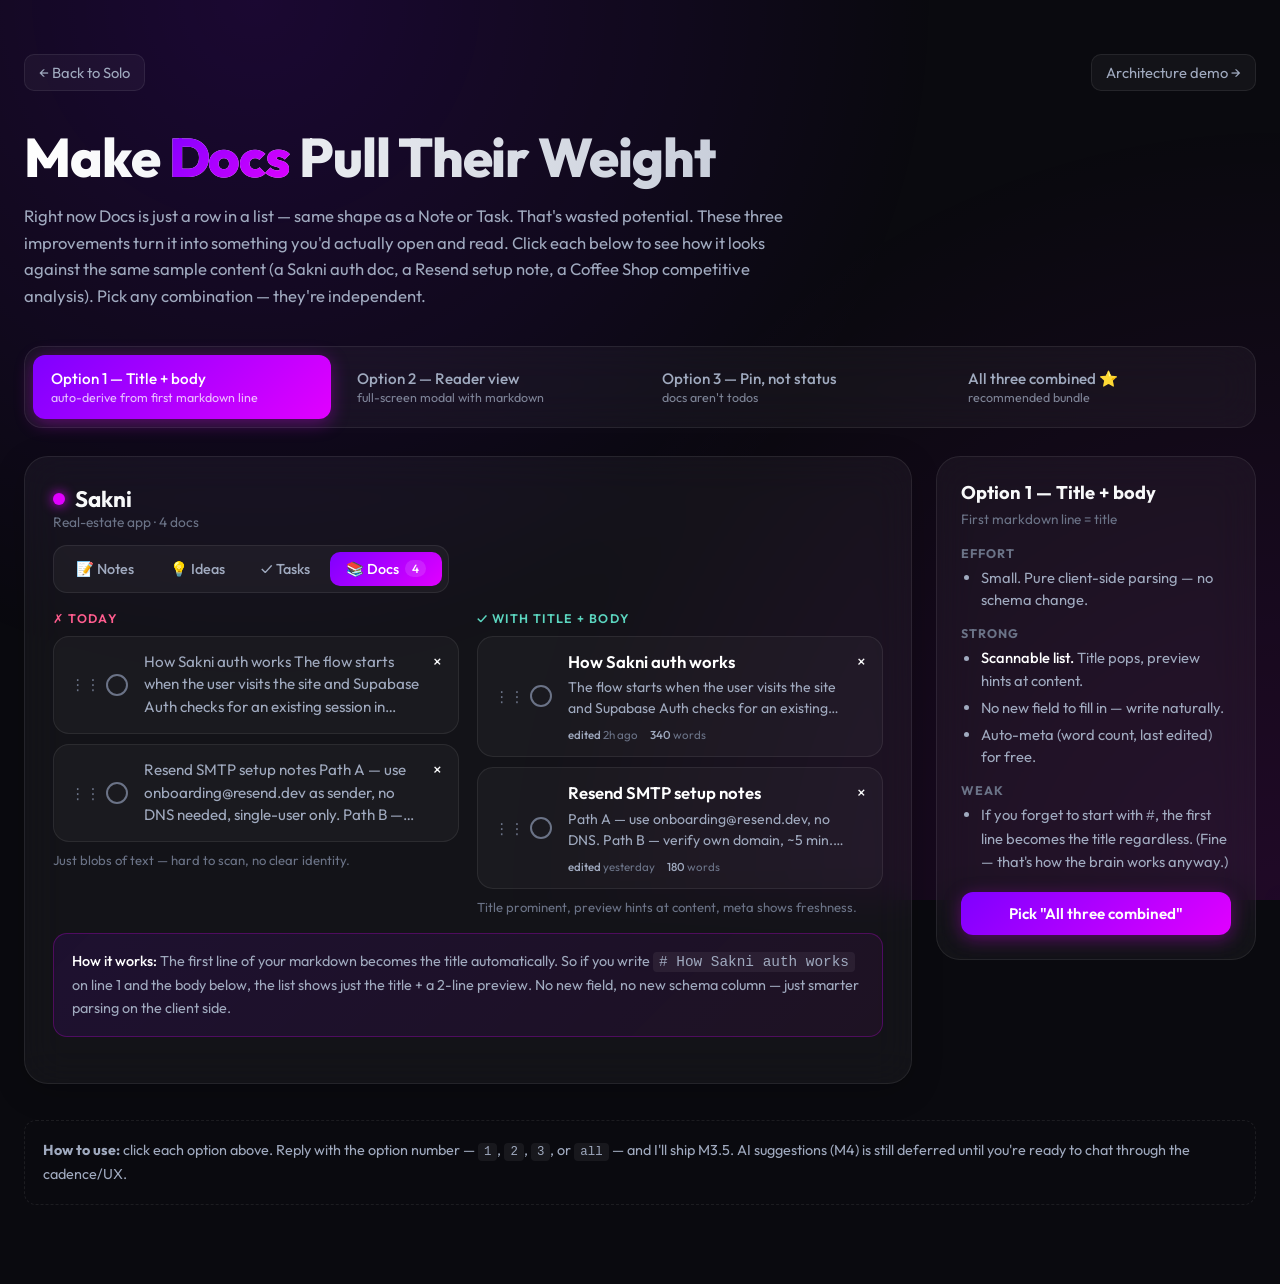
<file: demo-docs.html>
<!DOCTYPE html>
<html lang="en">
<head>
  <meta charset="UTF-8" />
  <meta name="viewport" content="width=device-width, initial-scale=1.0" />
  <title>Solo — Docs Improvements</title>
  <link rel="preconnect" href="https://fonts.googleapis.com" />
  <link rel="preconnect" href="https://fonts.gstatic.com" crossorigin />
  <link href="https://fonts.googleapis.com/css2?family=Outfit:wght@300;400;500;600;800&display=swap" rel="stylesheet" />
  <link rel="icon" href="/icon.svg" type="image/svg+xml" />
  <meta name="theme-color" content="#0a0a0f" />
  <style>
    :root {
      --bg-base: #0a0a0f;
      --text-main: #f8f9fa;
      --text-muted: #a0aabf;
      --text-dim: #6b7387;
      --glass-bg: rgba(255,255,255,0.04);
      --glass-bg-2: rgba(255,255,255,0.06);
      --glass-border: rgba(255,255,255,0.08);
      --pop:  #7f00ff;
      --pop2: #e100ff;
      --pop3: #00d2ff;
      --c-life: #5cd6c0;
      --c-warn: #ff5d8f;
      --c-yellow: #ffd23f;
      --pop-grad: linear-gradient(135deg, var(--pop), var(--pop2));
      --shadow-glow: 0 0 20px rgba(127,0,255,0.3);
    }
    *, *::before, *::after { box-sizing: border-box; }
    [hidden] { display: none !important; }
    body {
      margin: 0; font-family: 'Outfit', system-ui, sans-serif;
      background: var(--bg-base); color: var(--text-main);
      min-height: 100vh; -webkit-font-smoothing: antialiased;
    }
    body::before {
      content: ''; position: fixed; inset: 0;
      background:
        radial-gradient(circle at 20% 0%, rgba(127,0,255,0.15), transparent 50%),
        radial-gradient(circle at 100% 100%, rgba(225,0,255,0.10), transparent 50%);
      z-index: -1; pointer-events: none;
    }

    .page { max-width: 1280px; margin: 0 auto; padding: 6vh 24px 80px; }

    .topbar {
      display: flex; justify-content: space-between; align-items: center;
      margin-bottom: 32px;
    }
    .back {
      color: var(--text-muted); text-decoration: none; font-size: 0.92rem;
      padding: 8px 14px; border-radius: 10px;
      border: 1px solid var(--glass-border); background: var(--glass-bg);
      transition: all 0.2s ease;
    }
    .back:hover { color: #fff; border-color: rgba(225,0,255,0.4); }

    h1 {
      font-size: clamp(2.2rem, 5vw, 3.4rem); font-weight: 800;
      letter-spacing: -0.02em; margin: 0 0 12px;
      background: linear-gradient(to right, #fff, #a0aabf);
      -webkit-background-clip: text; -webkit-text-fill-color: transparent;
    }
    h1 span {
      background: var(--pop-grad);
      -webkit-background-clip: text; -webkit-text-fill-color: transparent;
    }
    .lede {
      color: var(--text-muted); font-size: 1.04rem; max-width: 760px;
      line-height: 1.6; margin: 0 0 36px;
    }

    .switcher {
      display: flex; flex-wrap: wrap; gap: 8px;
      background: var(--glass-bg); border: 1px solid var(--glass-border);
      border-radius: 18px; padding: 8px; margin-bottom: 28px;
      backdrop-filter: blur(20px); -webkit-backdrop-filter: blur(20px);
    }
    .sw {
      flex: 1; min-width: 200px; padding: 14px 18px; border-radius: 12px;
      background: transparent; border: 0; color: var(--text-muted);
      font-family: inherit; font-size: 0.95rem; font-weight: 500;
      cursor: pointer; transition: all 0.25s ease; text-align: left;
    }
    .sw:hover { color: #fff; background: rgba(255,255,255,0.04); }
    .sw.active {
      background: var(--pop-grad); color: #fff;
      box-shadow: 0 4px 18px rgba(225,0,255,0.35);
    }
    .sw small { display: block; font-weight: 400; opacity: 0.75; margin-top: 2px; font-size: 0.78rem; }

    .stage {
      display: grid; grid-template-columns: minmax(0, 1fr) 320px;
      gap: 24px; align-items: start;
    }
    @media (max-width: 980px) { .stage { grid-template-columns: 1fr; } }

    .mockup {
      background: var(--glass-bg); border: 1px solid var(--glass-border);
      border-radius: 24px; padding: 28px;
      backdrop-filter: blur(20px); -webkit-backdrop-filter: blur(20px);
      box-shadow: 0 8px 32px rgba(0,0,0,0.2);
      min-height: 620px;
    }

    .pros {
      background: var(--glass-bg); border: 1px solid var(--glass-border);
      border-radius: 24px; padding: 24px;
      backdrop-filter: blur(20px); -webkit-backdrop-filter: blur(20px);
      position: sticky; top: 24px;
    }
    .pros h3 { margin: 0 0 6px; font-size: 1.15rem; font-weight: 700; }
    .pros .meta { color: var(--text-dim); font-size: 0.85rem; margin: 0 0 18px; }
    .pros h4 { margin: 14px 0 6px; font-size: 0.78rem; text-transform: uppercase; letter-spacing: 1px; color: var(--text-dim); }
    .pros ul { margin: 0; padding-left: 20px; }
    .pros li { color: var(--text-muted); font-size: 0.92rem; line-height: 1.55; margin-bottom: 4px; }
    .pros li strong { color: #fff; font-weight: 500; }
    .pick-grid {
      display: grid; grid-template-columns: 1fr 1fr; gap: 8px; margin-top: 18px;
    }
    .pick-btn {
      grid-column: 1 / -1;
      padding: 12px 16px; border-radius: 12px;
      background: var(--pop-grad); color: #fff;
      font-family: inherit; font-weight: 600; font-size: 0.95rem;
      border: 0; cursor: pointer; text-align: center;
      box-shadow: 0 4px 18px rgba(225,0,255,0.35);
      transition: transform 0.2s ease;
    }
    .pick-btn:hover { transform: translateY(-1px); }
    .pick-btn--all {
      background: linear-gradient(135deg, #5cd6c0, #00d2ff);
      box-shadow: 0 4px 18px rgba(0,210,255,0.35);
    }

    .option { display: none; }
    .option.active { display: block; }

    /* ============ Mockup primitives ============ */

    .panel-head {
      display: flex; align-items: baseline; justify-content: space-between;
      gap: 12px; flex-wrap: wrap;
      margin-bottom: 14px;
    }
    .panel-head h2 { margin: 0; font-size: 1.4rem; font-weight: 700; display: flex; align-items: center; gap: 10px; }
    .panel-dot { width: 12px; height: 12px; border-radius: 50%; background: var(--pop2); box-shadow: 0 0 12px var(--pop2); }
    .panel-meta { color: var(--text-dim); font-size: 0.86rem; margin: 0; }

    .tabs {
      display: flex; gap: 4px;
      padding: 6px; border-radius: 14px;
      background: rgba(255,255,255,0.04); border: 1px solid var(--glass-border);
      margin-bottom: 18px; width: fit-content;
    }
    .tab {
      padding: 8px 16px; border-radius: 10px; cursor: pointer;
      font-size: 0.9rem; font-weight: 500; color: var(--text-muted);
      transition: all 0.2s ease; user-select: none;
      display: flex; align-items: center; gap: 6px;
    }
    .tab.active { background: var(--pop-grad); color: #fff; }
    .tab-count {
      font-size: 0.74rem; padding: 1px 7px; border-radius: 10px;
      background: rgba(255,255,255,0.12);
    }

    /* ===== Option 1 — title + body ===== */

    .doc-row {
      display: grid; grid-template-columns: 24px 26px minmax(0, 1fr) auto;
      gap: 12px; align-items: start;
      padding: 14px 16px;
      background: rgba(255,255,255,0.03); border: 1px solid var(--glass-border);
      border-radius: 16px; margin-bottom: 10px;
      transition: all 0.25s ease;
    }
    .doc-row:hover { background: rgba(255,255,255,0.06); border-color: rgba(255,255,255,0.13); }
    .doc-row__handle, .doc-row__check {
      width: 24px; height: 24px; align-self: center;
      color: var(--text-dim); display: grid; place-items: center; font-size: 0.95rem;
    }
    .doc-row__check {
      width: 22px; height: 22px; border-radius: 50%;
      border: 2px solid var(--text-dim); background: transparent;
    }

    /* old-style: single text blob */
    .doc-row--old .doc-row__body {
      font-size: 0.95rem; line-height: 1.5; color: var(--text-muted);
      display: -webkit-box; -webkit-line-clamp: 3; -webkit-box-orient: vertical;
      overflow: hidden;
    }

    /* new-style: title + preview */
    .doc-row__title {
      font-size: 1.05rem; font-weight: 600; color: #fff; margin: 0 0 4px;
      line-height: 1.35;
    }
    .doc-row__preview {
      font-size: 0.88rem; color: var(--text-muted); line-height: 1.5;
      display: -webkit-box; -webkit-line-clamp: 2; -webkit-box-orient: vertical;
      overflow: hidden; margin: 0;
    }
    .doc-row__meta {
      margin-top: 8px;
      font-size: 0.72rem; color: var(--text-dim);
      display: flex; gap: 12px; flex-wrap: wrap;
    }
    .doc-row__meta strong { color: var(--text-muted); font-weight: 500; }

    .compare {
      display: grid; grid-template-columns: 1fr 1fr; gap: 18px;
    }
    @media (max-width: 760px) { .compare { grid-template-columns: 1fr; } }
    .compare__col h3 {
      font-size: 0.78rem; font-weight: 600; letter-spacing: 1.4px;
      text-transform: uppercase; color: var(--text-dim); margin: 0 0 10px;
    }
    .compare__col--bad h3 { color: var(--c-warn); }
    .compare__col--good h3 { color: var(--c-life); }

    /* ===== Option 2 — Reader view ===== */

    .reader-stage {
      position: relative;
      min-height: 560px;
      border-radius: 18px;
      overflow: hidden;
      background: rgba(0,0,0,0.25);
      border: 1px solid var(--glass-border);
      padding: 16px;
    }
    .reader-stage__back {
      filter: blur(4px) brightness(0.6);
      pointer-events: none;
      opacity: 0.6;
    }
    .reader-modal {
      position: absolute; inset: 24px; z-index: 2;
      background: rgba(15,15,22,0.96); border: 1px solid var(--glass-border);
      border-radius: 18px; padding: 24px 28px;
      box-shadow: 0 30px 80px rgba(0,0,0,0.55);
      display: flex; flex-direction: column;
      overflow: hidden;
    }
    .reader__head {
      display: flex; align-items: flex-start; justify-content: space-between;
      gap: 14px; padding-bottom: 14px;
      border-bottom: 1px solid var(--glass-border); margin-bottom: 14px;
    }
    .reader__title { margin: 0 0 4px; font-size: 1.5rem; font-weight: 700; line-height: 1.2; }
    .reader__sub {
      margin: 0; font-size: 0.78rem; color: var(--text-dim);
      display: flex; gap: 14px; flex-wrap: wrap;
    }
    .reader__actions { display: flex; gap: 8px; }
    .btn-sm {
      padding: 7px 13px; border-radius: 9px; font-size: 0.85rem; font-weight: 500;
      background: var(--glass-bg); border: 1px solid var(--glass-border);
      color: var(--text-muted); cursor: pointer; transition: all 0.2s ease;
    }
    .btn-sm:hover { color: #fff; border-color: rgba(225,0,255,0.4); }
    .btn-sm--primary {
      background: var(--pop-grad); color: #fff; border-color: transparent;
      box-shadow: 0 4px 14px rgba(225,0,255,0.3);
    }
    .reader__body {
      flex: 1; overflow: auto;
      font-size: 0.98rem; line-height: 1.7; color: var(--text-main);
    }
    .reader__body h1 { font-size: 1.4rem; margin: 1.2em 0 0.4em; font-weight: 700; }
    .reader__body h2 { font-size: 1.2rem; margin: 1em 0 0.4em; font-weight: 700; }
    .reader__body h3 { font-size: 1.05rem; margin: 0.9em 0 0.4em; font-weight: 700; }
    .reader__body p  { margin: 0.6em 0; }
    .reader__body ul, .reader__body ol { padding-left: 1.6em; margin: 0.6em 0; }
    .reader__body li { margin: 0.25em 0; }
    .reader__body code {
      font-family: ui-monospace, SFMono-Regular, Menlo, monospace;
      font-size: 0.86em; padding: 1px 6px; border-radius: 4px;
      background: rgba(255,255,255,0.07);
    }
    .reader__body pre {
      background: rgba(255,255,255,0.05); padding: 12px 14px; border-radius: 10px;
      overflow-x: auto; font-size: 0.86em; margin: 0.7em 0;
    }
    .reader__body blockquote {
      border-left: 3px solid var(--pop2); padding-left: 14px; margin: 0.7em 0;
      color: var(--text-muted);
    }
    .reader__body a { color: var(--pop3); text-decoration: underline; }

    /* ===== Option 3 — Pin instead of status ===== */

    .doc-row--pinned {
      border-color: rgba(255,210,63,0.35);
      background: linear-gradient(135deg, rgba(255,210,63,0.08), rgba(255,255,255,0.02));
    }
    .pin-icon {
      width: 22px; height: 22px; border-radius: 6px;
      display: grid; place-items: center; font-size: 0.95rem;
      color: var(--text-dim);
      transition: all 0.2s ease;
    }
    .pin-icon--active { color: var(--c-yellow); }
    .pin-icon:hover { color: #fff; }

    .section-label {
      font-size: 0.74rem; font-weight: 600; letter-spacing: 1.4px;
      text-transform: uppercase; color: var(--text-dim);
      margin: 16px 0 8px;
    }
    .section-label--first { margin-top: 0; }

    /* ===== Combo preview helper ===== */
    .combo-flow {
      background: linear-gradient(135deg, rgba(127,0,255,0.1), rgba(225,0,255,0.05));
      border: 1px solid rgba(225,0,255,0.25);
      border-radius: 14px;
      padding: 16px 18px;
      margin-bottom: 18px;
      font-size: 0.9rem; line-height: 1.6;
      color: var(--text-muted);
    }
    .combo-flow strong { color: #fff; font-weight: 500; }

    .note {
      margin-top: 36px; padding: 18px;
      border: 1px dashed var(--glass-border); border-radius: 12px;
      color: var(--text-muted); font-size: 0.9rem; line-height: 1.6;
    }
    .note code {
      background: rgba(255,255,255,0.06); padding: 2px 6px; border-radius: 4px;
      font-size: 0.86em;
    }
  </style>
</head>
<body>
  <main class="page">
    <div class="topbar">
      <a class="back" href="/">← Back to Solo</a>
      <a class="back" href="/demo.html">Architecture demo →</a>
    </div>

    <h1>Make <span>Docs</span> Pull Their Weight</h1>
    <p class="lede">
      Right now Docs is just a row in a list — same shape as a Note or Task. That's wasted potential. These three improvements turn it into something you'd actually open and read. Click each below to see how it looks against the same sample content (a Sakni auth doc, a Resend setup note, a Coffee Shop competitive analysis). Pick any combination — they're independent.
    </p>

    <nav class="switcher">
      <button class="sw active" data-option="1">
        Option 1 — Title + body
        <small>auto-derive from first markdown line</small>
      </button>
      <button class="sw" data-option="2">
        Option 2 — Reader view
        <small>full-screen modal with markdown</small>
      </button>
      <button class="sw" data-option="3">
        Option 3 — Pin, not status
        <small>docs aren't todos</small>
      </button>
      <button class="sw" data-option="all">
        All three combined ⭐
        <small>recommended bundle</small>
      </button>
    </nav>

    <div class="stage">
      <div class="mockup">

        <!-- ===================== Option 1 ===================== -->
        <div class="option active" data-option="1">
          <div class="panel-head">
            <div>
              <h2><span class="panel-dot"></span>Sakni</h2>
              <p class="panel-meta">Real-estate app · 4 docs</p>
            </div>
          </div>
          <div class="tabs">
            <span class="tab">📝 Notes</span>
            <span class="tab">💡 Ideas</span>
            <span class="tab">✓ Tasks</span>
            <span class="tab active">📚 Docs <span class="tab-count">4</span></span>
          </div>

          <div class="compare">
            <div class="compare__col compare__col--bad">
              <h3>✗ Today</h3>
              <div class="doc-row doc-row--old">
                <div class="doc-row__handle">⋮⋮</div>
                <div class="doc-row__check"></div>
                <div class="doc-row__body">How Sakni auth works The flow starts when the user visits the site and Supabase Auth checks for an existing session in localStorage. If absent, we render the magic-link form. After submit, Supabase calls signInWithOtp with…</div>
                <div>×</div>
              </div>
              <div class="doc-row doc-row--old">
                <div class="doc-row__handle">⋮⋮</div>
                <div class="doc-row__check"></div>
                <div class="doc-row__body">Resend SMTP setup notes Path A — use onboarding@resend.dev as sender, no DNS needed, single-user only. Path B — verify own domain, takes ~5 min. SMTP host smtp.resend.com port 465…</div>
                <div>×</div>
              </div>
              <p style="color:var(--text-dim);font-size:0.82rem;margin:8px 0 0">Just blobs of text — hard to scan, no clear identity.</p>
            </div>

            <div class="compare__col compare__col--good">
              <h3>✓ With title + body</h3>
              <div class="doc-row">
                <div class="doc-row__handle">⋮⋮</div>
                <div class="doc-row__check"></div>
                <div>
                  <h4 class="doc-row__title">How Sakni auth works</h4>
                  <p class="doc-row__preview">The flow starts when the user visits the site and Supabase Auth checks for an existing session in localStorage. If absent, we render the magic-link form…</p>
                  <div class="doc-row__meta">
                    <span><strong>edited</strong> 2h ago</span>
                    <span><strong>340</strong> words</span>
                  </div>
                </div>
                <div>×</div>
              </div>
              <div class="doc-row">
                <div class="doc-row__handle">⋮⋮</div>
                <div class="doc-row__check"></div>
                <div>
                  <h4 class="doc-row__title">Resend SMTP setup notes</h4>
                  <p class="doc-row__preview">Path A — use onboarding@resend.dev, no DNS. Path B — verify own domain, ~5 min. SMTP host smtp.resend.com, port 465, username "resend"…</p>
                  <div class="doc-row__meta">
                    <span><strong>edited</strong> yesterday</span>
                    <span><strong>180</strong> words</span>
                  </div>
                </div>
                <div>×</div>
              </div>
              <p style="color:var(--text-dim);font-size:0.82rem;margin:8px 0 0">Title prominent, preview hints at content, meta shows freshness.</p>
            </div>
          </div>

          <div class="combo-flow" style="margin-top:18px">
            <strong>How it works:</strong> The first line of your markdown becomes the title automatically. So if you write <code style="background:rgba(255,255,255,0.06);padding:2px 6px;border-radius:4px"># How Sakni auth works</code> on line 1 and the body below, the list shows just the title + a 2-line preview. No new field, no new schema column — just smarter parsing on the client side.
          </div>
        </div>

        <!-- ===================== Option 2 ===================== -->
        <div class="option" data-option="2">
          <div class="panel-head">
            <div>
              <h2><span class="panel-dot"></span>Sakni</h2>
              <p class="panel-meta">Click any doc → opens reader view (shown right)</p>
            </div>
          </div>

          <div class="reader-stage">
            <div class="reader-stage__back">
              <div class="tabs"><span class="tab active">📚 Docs</span></div>
              <div class="doc-row"><div class="doc-row__handle">⋮⋮</div><div class="doc-row__check"></div><div><h4 class="doc-row__title">How Sakni auth works</h4></div><div>×</div></div>
              <div class="doc-row"><div class="doc-row__handle">⋮⋮</div><div class="doc-row__check"></div><div><h4 class="doc-row__title">Resend SMTP setup notes</h4></div><div>×</div></div>
              <div class="doc-row"><div class="doc-row__handle">⋮⋮</div><div class="doc-row__check"></div><div><h4 class="doc-row__title">Competitive analysis — coffee shop apps</h4></div><div>×</div></div>
            </div>

            <div class="reader-modal">
              <div class="reader__head">
                <div>
                  <h3 class="reader__title">How Sakni auth works</h3>
                  <p class="reader__sub">
                    <span>edited 2h ago</span><span>340 words</span><span>~2 min read</span>
                  </p>
                </div>
                <div class="reader__actions">
                  <button class="btn-sm">Edit</button>
                  <button class="btn-sm">Archive</button>
                  <button class="btn-sm">×</button>
                </div>
              </div>
              <div class="reader__body">
                <p>The flow starts when the user visits the deployed site. Supabase Auth checks for an existing session token in <code>localStorage</code>.</p>
                <h2>Sign-in path</h2>
                <ol>
                  <li>If no session: render the magic-link form on the auth screen.</li>
                  <li>User types email, clicks <em>Send link</em>.</li>
                  <li>We call <code>supabase.auth.signInWithOtp({ email, options: { emailRedirectTo } })</code>.</li>
                  <li>Email arrives via Resend SMTP (config in Supabase).</li>
                  <li>User clicks the link → returns to <code>solo-ideas.vercel.app/?code=...</code>.</li>
                </ol>
                <h2>Token exchange</h2>
                <p>The Supabase JS client auto-detects the <code>?code</code> param via <code>detectSessionInUrl: true</code> and exchanges it for an access + refresh token pair. Both are stored in localStorage.</p>
                <blockquote>Refresh tokens rotate. Access tokens last ~1 hour. The SDK refreshes silently in the background.</blockquote>
                <h2>RLS</h2>
                <p>All queries are filtered by <code>auth.uid() = user_id</code> via Row Level Security policies. The anon key in <code>config.js</code> is public-safe — RLS is what actually protects the data.</p>
              </div>
            </div>
          </div>

          <div class="combo-flow" style="margin-top:18px">
            <strong>What you get:</strong> Click a doc → opens this big reader pane. Markdown rendered properly (headings, code blocks, lists, blockquotes). <strong>Edit</strong> swaps to a textarea, <strong>Archive</strong> moves it, <strong>×</strong> closes. Word count, read time, and "edited Xh ago" up top.
          </div>
        </div>

        <!-- ===================== Option 3 ===================== -->
        <div class="option" data-option="3">
          <div class="panel-head">
            <div>
              <h2><span class="panel-dot"></span>Sakni</h2>
              <p class="panel-meta">Pinned + recent — no checkbox cycle</p>
            </div>
          </div>
          <div class="tabs">
            <span class="tab">📝 Notes</span>
            <span class="tab">💡 Ideas</span>
            <span class="tab">✓ Tasks</span>
            <span class="tab active">📚 Docs <span class="tab-count">5</span></span>
          </div>

          <div class="section-label section-label--first">📌 Pinned</div>
          <div class="doc-row doc-row--pinned">
            <div class="doc-row__handle">⋮⋮</div>
            <div class="pin-icon pin-icon--active">📌</div>
            <div>
              <h4 class="doc-row__title">How Sakni auth works</h4>
              <p class="doc-row__preview">Magic-link via Supabase + Resend SMTP. Token exchange in URL. RLS protects data.</p>
            </div>
            <div>×</div>
          </div>
          <div class="doc-row doc-row--pinned">
            <div class="doc-row__handle">⋮⋮</div>
            <div class="pin-icon pin-icon--active">📌</div>
            <div>
              <h4 class="doc-row__title">Resend SMTP setup notes</h4>
              <p class="doc-row__preview">Path A vs B, host/port/username, where to paste API key in Supabase.</p>
            </div>
            <div>×</div>
          </div>

          <div class="section-label">All docs</div>
          <div class="doc-row">
            <div class="doc-row__handle">⋮⋮</div>
            <div class="pin-icon">📌</div>
            <div>
              <h4 class="doc-row__title">Competitive analysis — coffee shop apps</h4>
              <p class="doc-row__preview">Yelp, Google Maps, Resy — strengths, gaps, what a study-cafe-focused app could win on.</p>
            </div>
            <div>×</div>
          </div>
          <div class="doc-row">
            <div class="doc-row__handle">⋮⋮</div>
            <div class="pin-icon">📌</div>
            <div>
              <h4 class="doc-row__title">Sakni schema decisions log</h4>
              <p class="doc-row__preview">Why we chose UUIDs over bigint, why position is float, why RLS instead of policies-in-code.</p>
            </div>
            <div>×</div>
          </div>

          <div class="combo-flow" style="margin-top:18px">
            <strong>The change:</strong> Notes/Ideas/Tasks still cycle <em>open → today → archived</em>. But Docs swap that circle for a 📌 pin (yellow when pinned, gray when not). Pinned docs sort to the top in their own section. Archive is still available — moved to the row's hover menu instead of the click target.
          </div>
        </div>

        <!-- ===================== All combined ===================== -->
        <div class="option" data-option="all">
          <div class="panel-head">
            <div>
              <h2><span class="panel-dot"></span>Sakni</h2>
              <p class="panel-meta">Title + body · pinned · click to open reader</p>
            </div>
          </div>
          <div class="tabs">
            <span class="tab">📝 Notes</span>
            <span class="tab">💡 Ideas</span>
            <span class="tab">✓ Tasks</span>
            <span class="tab active">📚 Docs <span class="tab-count">4</span></span>
          </div>

          <div class="section-label section-label--first">📌 Pinned</div>
          <div class="doc-row doc-row--pinned">
            <div class="doc-row__handle">⋮⋮</div>
            <div class="pin-icon pin-icon--active">📌</div>
            <div>
              <h4 class="doc-row__title">How Sakni auth works</h4>
              <p class="doc-row__preview">The flow starts when the user visits the deployed site. Supabase Auth checks for an existing session token in localStorage. If absent…</p>
              <div class="doc-row__meta">
                <span><strong>edited</strong> 2h ago</span>
                <span><strong>340</strong> words</span>
                <span><strong>~2</strong> min read</span>
              </div>
            </div>
            <div>×</div>
          </div>
          <div class="doc-row doc-row--pinned">
            <div class="doc-row__handle">⋮⋮</div>
            <div class="pin-icon pin-icon--active">📌</div>
            <div>
              <h4 class="doc-row__title">Resend SMTP setup notes</h4>
              <p class="doc-row__preview">Path A — use onboarding@resend.dev, no DNS. Path B — verify own domain, ~5 min. SMTP host smtp.resend.com, port 465…</p>
              <div class="doc-row__meta">
                <span><strong>edited</strong> yesterday</span>
                <span><strong>180</strong> words</span>
              </div>
            </div>
            <div>×</div>
          </div>

          <div class="section-label">All docs</div>
          <div class="doc-row">
            <div class="doc-row__handle">⋮⋮</div>
            <div class="pin-icon">📌</div>
            <div>
              <h4 class="doc-row__title">Competitive analysis — coffee shop apps</h4>
              <p class="doc-row__preview">Yelp, Google Maps, Resy — strengths, gaps, what a study-cafe-focused app could win on (WiFi quality, outlet density, quietness scores)…</p>
              <div class="doc-row__meta">
                <span><strong>edited</strong> 5d ago</span>
                <span><strong>820</strong> words</span>
                <span><strong>~4</strong> min read</span>
              </div>
            </div>
            <div>×</div>
          </div>
          <div class="doc-row">
            <div class="doc-row__handle">⋮⋮</div>
            <div class="pin-icon">📌</div>
            <div>
              <h4 class="doc-row__title">Sakni schema decisions log</h4>
              <p class="doc-row__preview">Why we chose UUIDs over bigint, why position is float, why RLS instead of policies-in-code, why text limit is 5000 chars now…</p>
              <div class="doc-row__meta">
                <span><strong>edited</strong> 2 weeks ago</span>
                <span><strong>620</strong> words</span>
              </div>
            </div>
            <div>×</div>
          </div>

          <div class="combo-flow" style="margin-top:18px">
            <strong>The full picture:</strong> Title + body separation gives the list its scannable shape. Pin replaces the irrelevant status circle. Click any row → reader view opens with full markdown rendering, edit toggle, and meta (edited / words / read time). All three pieces compound — none of them does much alone, but together they make Docs feel like a real notes app.
          </div>
        </div>

      </div>

      <!-- ===================== Pros/Cons aside ===================== -->
      <aside class="pros">
        <div class="opt-info" data-option="1">
          <h3>Option 1 — Title + body</h3>
          <p class="meta">First markdown line = title</p>
          <h4>Effort</h4>
          <ul><li>Small. Pure client-side parsing — no schema change.</li></ul>
          <h4>Strong</h4>
          <ul>
            <li><strong>Scannable list.</strong> Title pops, preview hints at content.</li>
            <li>No new field to fill in — write naturally.</li>
            <li>Auto-meta (word count, last edited) for free.</li>
          </ul>
          <h4>Weak</h4>
          <ul>
            <li>If you forget to start with <code>#</code>, the first line becomes the title regardless. (Fine — that's how the brain works anyway.)</li>
          </ul>
        </div>

        <div class="opt-info" data-option="2" style="display:none">
          <h3>Option 2 — Reader view</h3>
          <p class="meta">Click row → full-screen modal</p>
          <h4>Effort</h4>
          <ul><li>Medium. New modal component + edit toggle + word-count helper.</li></ul>
          <h4>Strong</h4>
          <ul>
            <li>Long docs are <strong>actually readable</strong> — proper line height, headings, code blocks.</li>
            <li>Clear edit ↔ read distinction.</li>
            <li>Meta strip (edited, words, read time) signals freshness + scope.</li>
          </ul>
          <h4>Weak</h4>
          <ul>
            <li>One extra click to read (vs inline).</li>
            <li>Bigger UI surface to maintain.</li>
          </ul>
        </div>

        <div class="opt-info" data-option="3" style="display:none">
          <h3>Option 3 — Pin instead of status</h3>
          <p class="meta">Docs aren't todos</p>
          <h4>Effort</h4>
          <ul><li>Small. Add <code>pinned</code> boolean to items, swap UI for kind=doc.</li></ul>
          <h4>Strong</h4>
          <ul>
            <li>Matches how docs actually behave — they're <strong>reference</strong>, not work.</li>
            <li>Most-used docs surface to the top automatically.</li>
            <li>Status cycle stays for Notes/Ideas/Tasks where it makes sense.</li>
          </ul>
          <h4>Weak</h4>
          <ul>
            <li>Schema change (small, additive — same migration pattern as before).</li>
            <li>Slightly different mental model per tab — but that's the point.</li>
          </ul>
        </div>

        <div class="opt-info" data-option="all" style="display:none">
          <h3>All three combined ⭐</h3>
          <p class="meta">Strongly recommended</p>
          <h4>Why bundle</h4>
          <ul>
            <li>Each one alone is <em>okay</em>. Together they transform Docs.</li>
            <li>Title-only list (#1) is what makes the reader view (#2) worth opening.</li>
            <li>Pin (#3) replaces a status that's meaningless for reference material.</li>
          </ul>
          <h4>Effort</h4>
          <ul><li>One milestone — call it M3.5. Single migration + one focused PR.</li></ul>
          <h4>Out of scope here (next round)</h4>
          <ul>
            <li>Code-block syntax highlighting.</li>
            <li><code>[[Sakni]]</code> wiki-style cross-project links.</li>
            <li>Card grid view (vs row list) for Docs.</li>
          </ul>
        </div>

        <div class="pick-grid">
          <button class="pick-btn" id="pick">Pick "All three combined"</button>
        </div>
      </aside>
    </div>

    <div class="note">
      <strong>How to use:</strong> click each option above. Reply with the option number — <code>1</code>, <code>2</code>, <code>3</code>, or <code>all</code> — and I'll ship M3.5. AI suggestions (M4) is still deferred until you're ready to chat through the cadence/UX.
    </div>
  </main>

  <script>
    const switches = document.querySelectorAll('.sw');
    const options  = document.querySelectorAll('.option');
    const infos    = document.querySelectorAll('.opt-info');
    const pickBtn  = document.getElementById('pick');
    const labels = {
      '1':   'Pick Option 1 — Title + body',
      '2':   'Pick Option 2 — Reader view',
      '3':   'Pick Option 3 — Pin, not status',
      'all': 'Pick "All three combined" ⭐',
    };
    function show(n) {
      switches.forEach(s => s.classList.toggle('active', s.dataset.option === n));
      options.forEach(o => o.classList.toggle('active', o.dataset.option === n));
      infos.forEach(i => i.style.display = i.dataset.option === n ? '' : 'none');
      pickBtn.textContent = labels[n];
    }
    switches.forEach(s => s.addEventListener('click', () => show(s.dataset.option)));
    pickBtn.addEventListener('click', () => {
      const active = document.querySelector('.sw.active');
      const n = active.dataset.option;
      alert(`You picked: ${labels[n]}\n\nReply in chat with "${n === 'all' ? 'all three' : 'option ' + n}" and I'll ship it.`);
    });
  </script>
</body>
</html>
</file>
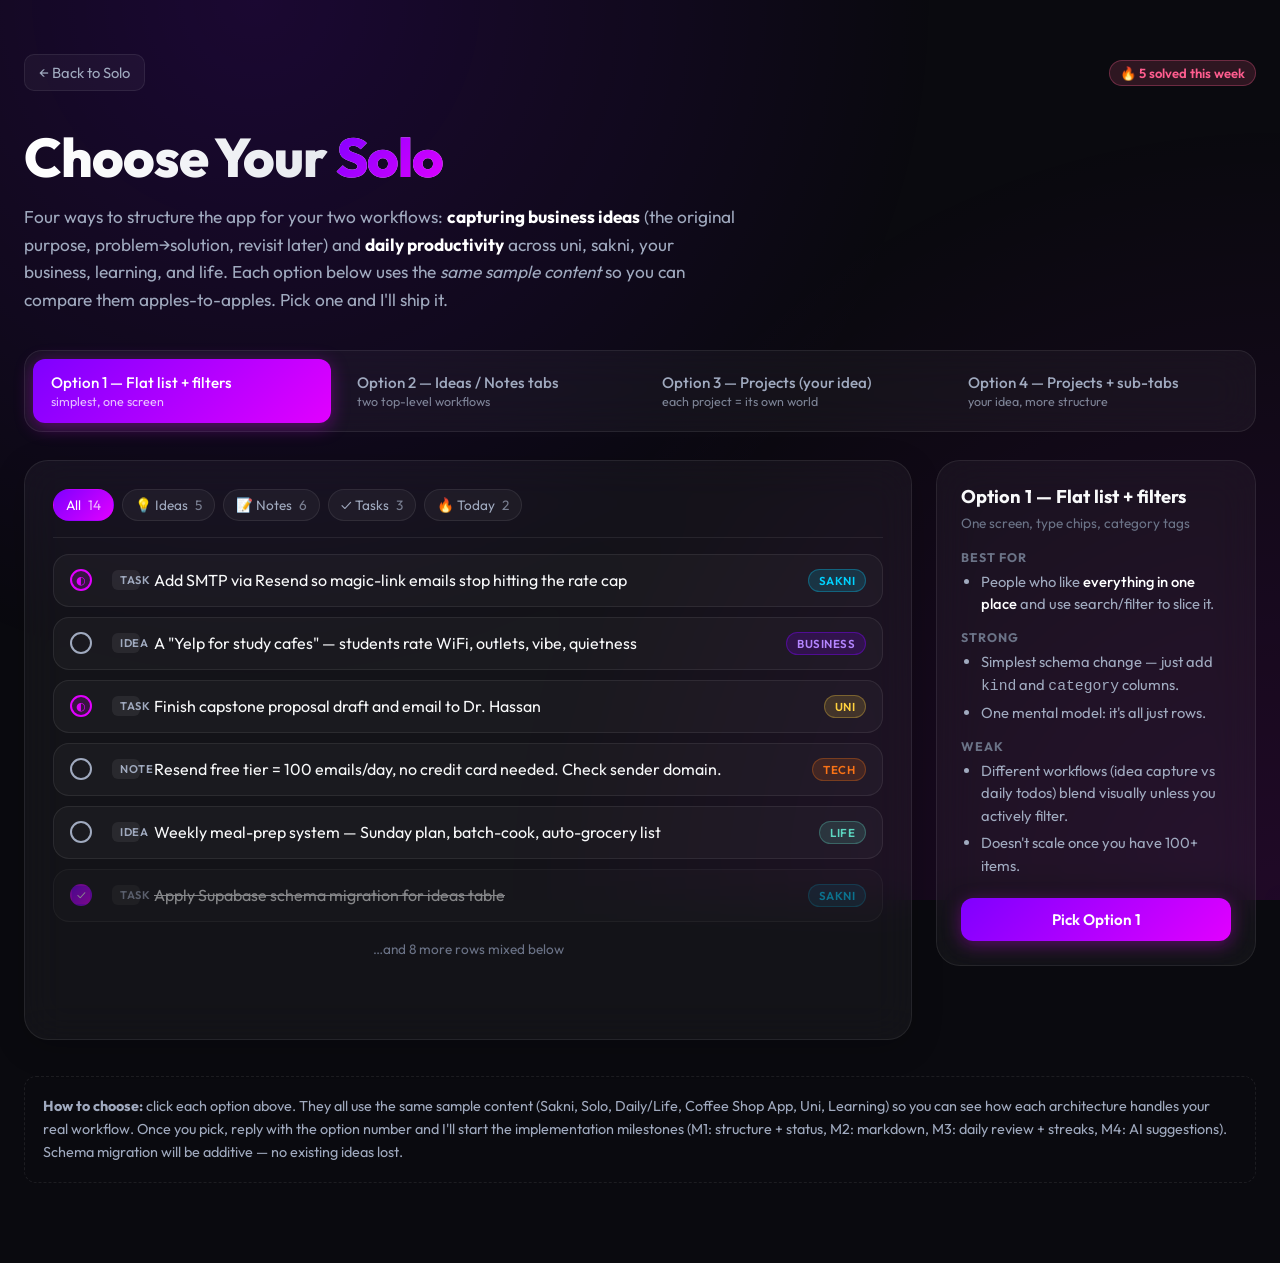
<file: demo.html>
<!DOCTYPE html>
<html lang="en">
<head>
  <meta charset="UTF-8" />
  <meta name="viewport" content="width=device-width, initial-scale=1.0" />
  <title>Solo — Architecture Options</title>
  <link rel="preconnect" href="https://fonts.googleapis.com" />
  <link rel="preconnect" href="https://fonts.gstatic.com" crossorigin />
  <link href="https://fonts.googleapis.com/css2?family=Outfit:wght@300;400;500;600;800&display=swap" rel="stylesheet" />
  <link rel="icon" href="/icon.svg" type="image/svg+xml" />
  <meta name="theme-color" content="#0a0a0f" />
  <style>
    :root {
      --bg-base: #0a0a0f;
      --text-main: #f8f9fa;
      --text-muted: #a0aabf;
      --text-dim: #6b7387;
      --glass-bg: rgba(255,255,255,0.04);
      --glass-border: rgba(255,255,255,0.08);
      --pop: #7f00ff;
      --pop2: #e100ff;
      --pop3: #00d2ff;
      --pop-grad: linear-gradient(135deg, var(--pop), var(--pop2));
      --shadow-glow: 0 0 20px rgba(127,0,255,0.3);
      --c-uni:    #ffd23f;
      --c-sakni:  #00d2ff;
      --c-biz:    #7f00ff;
      --c-life:   #5cd6c0;
      --c-learn:  #ff5d8f;
      --c-tech:   #f97316;
    }
    *, *::before, *::after { box-sizing: border-box; }
    body {
      margin: 0;
      font-family: 'Outfit', system-ui, sans-serif;
      background: var(--bg-base);
      color: var(--text-main);
      min-height: 100vh;
      -webkit-font-smoothing: antialiased;
    }
    body::before {
      content: '';
      position: fixed; inset: 0;
      background:
        radial-gradient(circle at 20% 0%, rgba(127,0,255,0.15), transparent 50%),
        radial-gradient(circle at 100% 100%, rgba(225,0,255,0.10), transparent 50%);
      z-index: -1;
      pointer-events: none;
    }

    .page {
      max-width: 1280px;
      margin: 0 auto;
      padding: 6vh 24px 80px;
    }

    .topbar {
      display: flex; justify-content: space-between; align-items: center;
      margin-bottom: 32px;
    }
    .back {
      color: var(--text-muted); text-decoration: none;
      font-size: 0.92rem; padding: 8px 14px; border-radius: 10px;
      border: 1px solid var(--glass-border); background: var(--glass-bg);
      transition: all 0.2s ease;
    }
    .back:hover { color: #fff; border-color: rgba(225,0,255,0.4); }

    h1 {
      font-size: clamp(2.2rem, 5vw, 3.4rem); font-weight: 800;
      letter-spacing: -0.02em; margin: 0 0 12px;
      background: linear-gradient(to right, #fff, #a0aabf);
      -webkit-background-clip: text;
      -webkit-text-fill-color: transparent;
    }
    h1 span {
      background: var(--pop-grad);
      -webkit-background-clip: text;
      -webkit-text-fill-color: transparent;
    }
    .lede {
      color: var(--text-muted); font-size: 1.08rem; max-width: 720px;
      line-height: 1.6; margin: 0 0 36px;
    }

    /* Switcher */
    .switcher {
      display: flex; flex-wrap: wrap; gap: 8px;
      background: var(--glass-bg); border: 1px solid var(--glass-border);
      border-radius: 18px; padding: 8px; margin-bottom: 28px;
      backdrop-filter: blur(20px); -webkit-backdrop-filter: blur(20px);
    }
    .sw {
      flex: 1; min-width: 180px;
      padding: 14px 18px; border-radius: 12px;
      background: transparent; border: 0; color: var(--text-muted);
      font-family: inherit; font-size: 0.95rem; font-weight: 500;
      cursor: pointer; transition: all 0.25s ease;
      text-align: left;
    }
    .sw:hover { color: #fff; background: rgba(255,255,255,0.04); }
    .sw.active {
      background: var(--pop-grad); color: #fff;
      box-shadow: 0 4px 18px rgba(225,0,255,0.35);
    }
    .sw small { display: block; font-weight: 400; opacity: 0.75; margin-top: 2px; font-size: 0.78rem; }

    /* Two-column layout */
    .stage {
      display: grid; grid-template-columns: minmax(0, 1fr) 320px;
      gap: 24px; align-items: start;
    }
    @media (max-width: 980px) {
      .stage { grid-template-columns: 1fr; }
    }

    /* Mockup card */
    .mockup {
      background: var(--glass-bg); border: 1px solid var(--glass-border);
      border-radius: 24px; padding: 28px;
      backdrop-filter: blur(20px); -webkit-backdrop-filter: blur(20px);
      box-shadow: 0 8px 32px rgba(0,0,0,0.2);
      min-height: 580px;
    }

    .pros {
      background: var(--glass-bg); border: 1px solid var(--glass-border);
      border-radius: 24px; padding: 24px;
      backdrop-filter: blur(20px); -webkit-backdrop-filter: blur(20px);
      position: sticky; top: 24px;
    }
    .pros h3 { margin: 0 0 6px; font-size: 1.15rem; font-weight: 700; }
    .pros .meta { color: var(--text-dim); font-size: 0.85rem; margin: 0 0 18px; }
    .pros h4 { margin: 14px 0 6px; font-size: 0.78rem; text-transform: uppercase; letter-spacing: 1px; color: var(--text-dim); }
    .pros ul { margin: 0; padding-left: 20px; }
    .pros li { color: var(--text-muted); font-size: 0.92rem; line-height: 1.55; margin-bottom: 4px; }
    .pros li strong { color: #fff; font-weight: 500; }
    .pick-btn {
      display: block; width: 100%; margin-top: 20px;
      padding: 12px 16px; border-radius: 12px;
      background: var(--pop-grad); color: #fff;
      font-family: inherit; font-weight: 600; font-size: 0.95rem;
      border: 0; cursor: pointer; text-align: center;
      box-shadow: 0 4px 18px rgba(225,0,255,0.35);
      transition: transform 0.2s ease;
    }
    .pick-btn:hover { transform: translateY(-1px); }

    /* Hide all options except active */
    .option { display: none; }
    .option.active { display: block; }

    /* ============ Mockup primitives ============ */

    .mock-toolbar {
      display: flex; gap: 8px; flex-wrap: wrap;
      padding-bottom: 16px; margin-bottom: 16px;
      border-bottom: 1px solid var(--glass-border);
    }
    .chip {
      padding: 6px 12px; border-radius: 100px; font-size: 0.85rem;
      background: rgba(255,255,255,0.04); border: 1px solid var(--glass-border);
      color: var(--text-muted); cursor: pointer; user-select: none;
      transition: all 0.2s ease;
    }
    .chip.active {
      background: var(--pop-grad); color: #fff; border-color: transparent;
    }
    .chip-count { opacity: 0.7; margin-left: 4px; }

    .item {
      display: grid; grid-template-columns: 28px 28px 1fr auto;
      gap: 14px; align-items: center;
      padding: 14px 16px;
      background: rgba(255,255,255,0.03); border: 1px solid var(--glass-border);
      border-radius: 16px;
      margin-bottom: 10px;
      transition: all 0.25s ease;
    }
    .item:hover { background: rgba(255,255,255,0.06); border-color: rgba(255,255,255,0.12); }
    .item.done { opacity: 0.5; }
    .item .text {
      font-size: 1rem; line-height: 1.4;
      display: -webkit-box; -webkit-line-clamp: 2; -webkit-box-orient: vertical;
      overflow: hidden;
    }
    .item.done .text { text-decoration: line-through; }
    .icon { display: grid; place-items: center; font-size: 1rem; }
    .check {
      width: 22px; height: 22px; border-radius: 50%;
      border: 2px solid var(--text-muted); display: grid; place-items: center;
      font-size: 0.7rem; color: transparent;
    }
    .check.todo { border-color: var(--text-muted); }
    .check.today { border-color: var(--pop2); background: rgba(225,0,255,0.15); color: var(--pop2); }
    .check.today::after { content: '◐'; }
    .check.done { background: var(--pop-grad); border-color: transparent; color: #fff; }
    .check.done::after { content: '✓'; }
    .tag {
      font-size: 0.72rem; font-weight: 600; padding: 3px 10px;
      border-radius: 100px; text-transform: uppercase; letter-spacing: 0.5px;
    }
    .tag-uni    { background: rgba(255,210,63,0.15);  color: var(--c-uni); border: 1px solid rgba(255,210,63,0.3); }
    .tag-sakni  { background: rgba(0,210,255,0.15);   color: var(--c-sakni); border: 1px solid rgba(0,210,255,0.3); }
    .tag-biz    { background: rgba(127,0,255,0.18);   color: #b485ff; border: 1px solid rgba(127,0,255,0.4); }
    .tag-life   { background: rgba(92,214,192,0.15);  color: var(--c-life); border: 1px solid rgba(92,214,192,0.3); }
    .tag-learn  { background: rgba(255,93,143,0.15);  color: var(--c-learn); border: 1px solid rgba(255,93,143,0.3); }
    .tag-tech   { background: rgba(249,115,22,0.15);  color: var(--c-tech); border: 1px solid rgba(249,115,22,0.3); }
    .kind {
      font-size: 0.7rem; padding: 3px 8px; border-radius: 6px;
      background: rgba(255,255,255,0.07); color: var(--text-muted);
      text-transform: uppercase; letter-spacing: 0.5px; font-weight: 600;
    }
    .solution {
      grid-column: 3 / 4; margin-top: 6px;
      font-size: 0.88rem; color: var(--pop3);
      background: rgba(0,210,255,0.08); padding: 8px 12px; border-radius: 8px;
      border: 1px solid rgba(0,210,255,0.2);
    }
    .item.has-sol { grid-template-columns: 28px 28px 1fr auto; }
    .item.has-sol > .text { grid-column: 3 / 4; }

    /* Tabs */
    .tabs {
      display: flex; gap: 4px;
      padding: 6px; border-radius: 14px;
      background: rgba(255,255,255,0.04); border: 1px solid var(--glass-border);
      margin-bottom: 20px; width: fit-content;
    }
    .tab {
      padding: 10px 22px; border-radius: 10px; cursor: pointer;
      font-size: 0.92rem; font-weight: 500; color: var(--text-muted);
      transition: all 0.2s ease; user-select: none;
    }
    .tab.active { background: var(--pop-grad); color: #fff; }

    /* Sidebar (Projects) */
    .layout {
      display: grid; grid-template-columns: 220px 1fr;
      gap: 20px; align-items: start;
    }
    @media (max-width: 720px) {
      .layout { grid-template-columns: 1fr; }
    }
    .sidebar {
      padding: 12px; border-radius: 14px;
      background: rgba(255,255,255,0.03); border: 1px solid var(--glass-border);
    }
    .sidebar-title {
      padding: 6px 10px 12px;
      font-size: 0.72rem; text-transform: uppercase; letter-spacing: 1px;
      color: var(--text-dim); font-weight: 600;
      border-bottom: 1px solid var(--glass-border); margin-bottom: 8px;
    }
    .proj {
      display: flex; align-items: center; gap: 10px;
      padding: 9px 10px; border-radius: 10px; cursor: pointer;
      font-size: 0.93rem; color: var(--text-muted); transition: all 0.2s ease;
    }
    .proj:hover { background: rgba(255,255,255,0.05); color: #fff; }
    .proj.active { background: rgba(127,0,255,0.18); color: #fff; }
    .proj-dot {
      width: 10px; height: 10px; border-radius: 50%; flex-shrink: 0;
    }
    .proj-count {
      margin-left: auto; font-size: 0.78rem; color: var(--text-dim);
    }
    .new-proj {
      margin-top: 10px; padding: 9px 10px; border-radius: 10px;
      font-size: 0.88rem; color: var(--text-dim); cursor: pointer;
      border: 1px dashed var(--glass-border); text-align: center;
    }
    .new-proj:hover { color: #fff; border-color: var(--pop2); }

    .panel-header {
      display: flex; justify-content: space-between; align-items: baseline;
      margin-bottom: 14px;
    }
    .panel-title {
      font-size: 1.4rem; font-weight: 700; margin: 0;
    }
    .panel-sub {
      color: var(--text-dim); font-size: 0.88rem; margin: 0;
    }

    /* Daily review banner */
    .banner {
      background: linear-gradient(135deg, rgba(127,0,255,0.15), rgba(225,0,255,0.1));
      border: 1px solid rgba(225,0,255,0.3);
      border-radius: 14px; padding: 14px 18px; margin-bottom: 18px;
      font-size: 0.92rem; line-height: 1.5;
    }
    .banner strong { color: var(--pop2); }
    .streak {
      display: inline-flex; align-items: center; gap: 6px;
      background: rgba(255,93,143,0.15); border: 1px solid rgba(255,93,143,0.3);
      color: var(--c-learn); padding: 4px 10px; border-radius: 100px;
      font-size: 0.82rem; font-weight: 600; margin-left: 10px;
    }

    /* Footer note */
    .note {
      margin-top: 36px; padding: 18px;
      border: 1px dashed var(--glass-border); border-radius: 12px;
      color: var(--text-muted); font-size: 0.9rem; line-height: 1.6;
    }
    .note code {
      background: rgba(255,255,255,0.06); padding: 2px 6px; border-radius: 4px;
      font-size: 0.86em;
    }
  </style>
</head>
<body>
  <main class="page">
    <div class="topbar">
      <a class="back" href="/">← Back to Solo</a>
      <span class="streak">🔥 5 solved this week</span>
    </div>

    <h1>Choose Your <span>Solo</span></h1>
    <p class="lede">
      Four ways to structure the app for your two workflows: <strong style="color:#fff">capturing business ideas</strong> (the original purpose, problem→solution, revisit later) and <strong style="color:#fff">daily productivity</strong> across uni, sakni, your business, learning, and life.
      Each option below uses the <em>same sample content</em> so you can compare them apples-to-apples. Pick one and I'll ship it.
    </p>

    <nav class="switcher">
      <button class="sw active" data-option="1">
        Option 1 — Flat list + filters
        <small>simplest, one screen</small>
      </button>
      <button class="sw" data-option="2">
        Option 2 — Ideas / Notes tabs
        <small>two top-level workflows</small>
      </button>
      <button class="sw" data-option="3">
        Option 3 — Projects (your idea)
        <small>each project = its own world</small>
      </button>
      <button class="sw" data-option="4">
        Option 4 — Projects + sub-tabs
        <small>your idea, more structure</small>
      </button>
    </nav>

    <div class="stage">
      <div class="mockup">
        <!-- ============ Option 1: Flat ============ -->
        <div class="option active" data-option="1">
          <div class="mock-toolbar">
            <span class="chip active">All <span class="chip-count">14</span></span>
            <span class="chip">💡 Ideas <span class="chip-count">5</span></span>
            <span class="chip">📝 Notes <span class="chip-count">6</span></span>
            <span class="chip">✓ Tasks <span class="chip-count">3</span></span>
            <span class="chip">🔥 Today <span class="chip-count">2</span></span>
          </div>

          <div class="item">
            <span class="check today"></span>
            <span class="kind">Task</span>
            <span class="text">Add SMTP via Resend so magic-link emails stop hitting the rate cap</span>
            <span class="tag tag-sakni">Sakni</span>
          </div>
          <div class="item">
            <span class="check todo"></span>
            <span class="kind">Idea</span>
            <span class="text">A "Yelp for study cafes" — students rate WiFi, outlets, vibe, quietness</span>
            <span class="tag tag-biz">Business</span>
          </div>
          <div class="item">
            <span class="check today"></span>
            <span class="kind">Task</span>
            <span class="text">Finish capstone proposal draft and email to Dr. Hassan</span>
            <span class="tag tag-uni">Uni</span>
          </div>
          <div class="item">
            <span class="check todo"></span>
            <span class="kind">Note</span>
            <span class="text">Resend free tier = 100 emails/day, no credit card needed. Check sender domain.</span>
            <span class="tag tag-tech">Tech</span>
          </div>
          <div class="item">
            <span class="check todo"></span>
            <span class="kind">Idea</span>
            <span class="text">Weekly meal-prep system — Sunday plan, batch-cook, auto-grocery list</span>
            <span class="tag tag-life">Life</span>
          </div>
          <div class="item done">
            <span class="check done"></span>
            <span class="kind">Task</span>
            <span class="text">Apply Supabase schema migration for ideas table</span>
            <span class="tag tag-sakni">Sakni</span>
          </div>

          <p style="color:var(--text-dim);font-size:0.85rem;margin:18px 0 0;text-align:center">
            …and 8 more rows mixed below
          </p>
        </div>

        <!-- ============ Option 2: Two tabs ============ -->
        <div class="option" data-option="2">
          <div class="tabs">
            <span class="tab">💡 Ideas</span>
            <span class="tab active">📝 Notes</span>
          </div>

          <div class="banner">
            Good morning. <strong>3 things in progress.</strong> 5 todos in Sakni, 2 in Uni.
            <strong>Pick today's focus →</strong>
          </div>

          <div class="mock-toolbar">
            <span class="chip active">All</span>
            <span class="chip">Today</span>
            <span class="chip">Uni</span>
            <span class="chip">Sakni</span>
            <span class="chip">Business</span>
            <span class="chip">Learn</span>
            <span class="chip">Life</span>
          </div>

          <div class="item">
            <span class="check today"></span>
            <span class="kind">Today</span>
            <span class="text">Add SMTP via Resend so magic-link emails stop hitting the rate cap</span>
            <span class="tag tag-sakni">Sakni</span>
          </div>
          <div class="item">
            <span class="check today"></span>
            <span class="kind">Today</span>
            <span class="text">Finish capstone proposal draft and email to Dr. Hassan</span>
            <span class="tag tag-uni">Uni</span>
          </div>
          <div class="item">
            <span class="check todo"></span>
            <span class="kind">Todo</span>
            <span class="text">Resend free tier = 100 emails/day. Set up sender domain.</span>
            <span class="tag tag-sakni">Sakni</span>
          </div>
          <div class="item">
            <span class="check todo"></span>
            <span class="kind">Todo</span>
            <span class="text">Watch Andrej Karpathy's "Build GPT from scratch"</span>
            <span class="tag tag-learn">Learn</span>
          </div>
          <div class="item done">
            <span class="check done"></span>
            <span class="kind">Done</span>
            <span class="text">Apply Supabase schema migration</span>
            <span class="tag tag-sakni">Sakni</span>
          </div>

          <p style="color:var(--text-dim);font-size:0.82rem;margin:14px 0 0">
            ↑ Notes tab: daily productivity, 3-state status, life areas as categories.<br>
            Switch to <strong>Ideas tab</strong> to capture business ideas with problem→solution structure (the original Solo workflow).
          </p>
        </div>

        <!-- ============ Option 3: Projects (user's idea) ============ -->
        <div class="option" data-option="3">
          <div class="layout">
            <aside class="sidebar">
              <div class="sidebar-title">Projects</div>
              <div class="proj"><span class="proj-dot" style="background:var(--c-sakni)"></span>Sakni<span class="proj-count">8</span></div>
              <div class="proj active"><span class="proj-dot" style="background:var(--pop2)"></span>Solo<span class="proj-count">4</span></div>
              <div class="proj"><span class="proj-dot" style="background:var(--c-life)"></span>Daily / Life<span class="proj-count">6</span></div>
              <div class="proj"><span class="proj-dot" style="background:var(--c-uni)"></span>Uni<span class="proj-count">3</span></div>
              <div class="proj"><span class="proj-dot" style="background:var(--c-biz)"></span>Coffee Shop App<span class="proj-count">2</span></div>
              <div class="proj"><span class="proj-dot" style="background:var(--c-learn)"></span>Learning<span class="proj-count">5</span></div>
              <div class="new-proj">+ New Project</div>
            </aside>

            <div>
              <div class="panel-header">
                <div>
                  <h2 class="panel-title">Solo</h2>
                  <p class="panel-sub">Idea-tracker app · 4 open</p>
                </div>
                <span class="streak">🔥 5 this week</span>
              </div>

              <div class="banner">
                <strong>2 in progress today.</strong> Last solved 4 hours ago.
              </div>

              <div class="item">
                <span class="check today"></span>
                <span class="kind">Idea</span>
                <span class="text">Add AI suggest-solutions for highest-priority problems</span>
              </div>
              <div class="item">
                <span class="check today"></span>
                <span class="kind">Task</span>
                <span class="text">Implement Projects model — sidebar + per-project items</span>
              </div>
              <div class="item">
                <span class="check todo"></span>
                <span class="kind">Note</span>
                <span class="text">Resend free tier = 100/day. Domain verify takes 5 min.</span>
              </div>
              <div class="item done">
                <span class="check done"></span>
                <span class="kind">Task</span>
                <span class="text">Bumped text limit 200 → 2000 chars + textarea</span>
              </div>
            </div>
          </div>
        </div>

        <!-- ============ Option 4: Projects + sub-tabs ============ -->
        <div class="option" data-option="4">
          <div class="layout">
            <aside class="sidebar">
              <div class="sidebar-title">Projects</div>
              <div class="proj active"><span class="proj-dot" style="background:var(--c-sakni)"></span>Sakni<span class="proj-count">8</span></div>
              <div class="proj"><span class="proj-dot" style="background:var(--pop2)"></span>Solo<span class="proj-count">4</span></div>
              <div class="proj"><span class="proj-dot" style="background:var(--c-life)"></span>Daily / Life<span class="proj-count">6</span></div>
              <div class="proj"><span class="proj-dot" style="background:var(--c-uni)"></span>Uni<span class="proj-count">3</span></div>
              <div class="proj"><span class="proj-dot" style="background:var(--c-biz)"></span>Coffee Shop App<span class="proj-count">2</span></div>
              <div class="proj"><span class="proj-dot" style="background:var(--c-learn)"></span>Learning<span class="proj-count">5</span></div>
              <div class="new-proj">+ New Project</div>
            </aside>

            <div>
              <div class="panel-header">
                <div>
                  <h2 class="panel-title">Sakni</h2>
                  <p class="panel-sub">Real-estate app · 8 open · 23 done</p>
                </div>
                <span class="streak">🔥 5 this week</span>
              </div>

              <div class="tabs">
                <span class="tab active">📝 Notes</span>
                <span class="tab">💡 Ideas</span>
                <span class="tab">✓ Tasks</span>
                <span class="tab">📚 Docs</span>
              </div>

              <div class="banner">
                <strong>3 tasks in progress today.</strong> 1 idea waiting for a solution.
              </div>

              <div class="item">
                <span class="check today"></span>
                <span class="text">Add SMTP via Resend so magic-link emails stop hitting the rate cap. Verify sender domain first.</span>
              </div>
              <div class="item">
                <span class="check todo"></span>
                <span class="text">Resend free tier = 100 emails/day, no card needed. Domain verify takes ~5 min.</span>
              </div>
              <div class="item">
                <span class="check todo"></span>
                <span class="text">Auth callback fails on Safari iOS — investigate, possibly cookie SameSite issue</span>
              </div>
              <div class="item done">
                <span class="check done"></span>
                <span class="text">Apply Supabase schema migration</span>
              </div>

              <p style="color:var(--text-dim);font-size:0.82rem;margin:14px 0 0">
                ↑ <strong>Sakni → Notes</strong> tab. Switch tabs to see this project's ideas, tasks, or docs.<br>
                Switch projects in the left sidebar to jump to <strong>Solo</strong>, <strong>Daily/Life</strong>, etc.
              </p>
            </div>
          </div>
        </div>
      </div>

      <!-- ============ Pros / Cons / Pick ============ -->
      <aside class="pros">
        <!-- Option 1 -->
        <div class="opt-info" data-option="1">
          <h3>Option 1 — Flat list + filters</h3>
          <p class="meta">One screen, type chips, category tags</p>
          <h4>Best for</h4>
          <ul><li>People who like <strong>everything in one place</strong> and use search/filter to slice it.</li></ul>
          <h4>Strong</h4>
          <ul>
            <li>Simplest schema change — just add <code>kind</code> and <code>category</code> columns.</li>
            <li>One mental model: it's all just rows.</li>
          </ul>
          <h4>Weak</h4>
          <ul>
            <li>Different workflows (idea capture vs daily todos) blend visually unless you actively filter.</li>
            <li>Doesn't scale once you have 100+ items.</li>
          </ul>
        </div>
        <!-- Option 2 -->
        <div class="opt-info" data-option="2" style="display:none">
          <h3>Option 2 — Ideas / Notes tabs</h3>
          <p class="meta">Two top-level lists, separate workflows</p>
          <h4>Best for</h4>
          <ul><li>Treating "capture business ideas" and "manage daily work" as <strong>fundamentally different modes</strong>.</li></ul>
          <h4>Strong</h4>
          <ul>
            <li>Clean separation of your two stated use cases.</li>
            <li>Ideas tab keeps the original problem→solution structure intact.</li>
            <li>Notes tab gets all the productivity features (status, daily review, streaks).</li>
          </ul>
          <h4>Weak</h4>
          <ul>
            <li>Categorization within each tab is flat (life areas as tags) — not as deep as projects.</li>
            <li>If a project (e.g. Sakni) has BOTH ideas and notes, they live in different tabs.</li>
          </ul>
        </div>
        <!-- Option 3 -->
        <div class="opt-info" data-option="3" style="display:none">
          <h3>Option 3 — Projects (your idea)</h3>
          <p class="meta">Top-level projects · mixed item types inside</p>
          <h4>Best for</h4>
          <ul><li>How you actually <strong>think about your life</strong> — Sakni is a project, your business idea is a project, Daily/Life is a project.</li></ul>
          <h4>Strong</h4>
          <ul>
            <li>Matches your mental model. Adding a new venture? New project.</li>
            <li>Everything related to Sakni (notes, ideas, tasks, docs) lives <strong>together</strong>.</li>
            <li>Scales — you can have 20 projects, each with its own context.</li>
          </ul>
          <h4>Weak</h4>
          <ul>
            <li>Slightly heavier UI (sidebar adds a column).</li>
            <li>Need to commit to a project when capturing — but quick capture can default to your "Inbox" project.</li>
          </ul>
        </div>
        <!-- Option 4 -->
        <div class="opt-info" data-option="4" style="display:none">
          <h3>Option 4 — Projects + sub-tabs ⭐</h3>
          <p class="meta">Projects sidebar · type tabs within each</p>
          <h4>Best for</h4>
          <ul><li>The most powerful version — <strong>your projects idea</strong> + clean separation of notes / ideas / tasks <em>within</em> each project.</li></ul>
          <h4>Strong</h4>
          <ul>
            <li>Inside Sakni you can flip between its notes (reference), ideas (problem→solution), and tasks (todos).</li>
            <li>Daily review banner per project — focused.</li>
            <li>Easiest to grow into AI features later (AI knows the project context).</li>
          </ul>
          <h4>Weak</h4>
          <ul>
            <li>The most complex schema (projects table + items with kind + status).</li>
            <li>Two clicks to navigate (project → tab) instead of one — but you can pin a default.</li>
          </ul>
          <p style="font-size:0.85rem;color:var(--text-muted);margin-top:14px;line-height:1.5">
            <strong>My recommendation.</strong> Combines the structural win of your projects idea with the workflow clarity of typed tabs. Most "future-proof" of the four.
          </p>
        </div>

        <button class="pick-btn" id="pick">Pick Option 1</button>
      </aside>
    </div>

    <div class="note">
      <strong>How to choose:</strong> click each option above. They all use the same sample content (Sakni, Solo, Daily/Life, Coffee Shop App, Uni, Learning) so you can see how each architecture handles your real workflow. Once you pick, reply with the option number and I'll start the implementation milestones (M1: structure + status, M2: markdown, M3: daily review + streaks, M4: AI suggestions). Schema migration will be additive — no existing ideas lost.
    </div>
  </main>

  <script>
    const switches  = document.querySelectorAll('.sw');
    const options   = document.querySelectorAll('.option');
    const optInfos  = document.querySelectorAll('.opt-info');
    const pickBtn   = document.getElementById('pick');

    function showOption(n) {
      switches.forEach(s => s.classList.toggle('active', s.dataset.option === n));
      options.forEach(o => o.classList.toggle('active', o.dataset.option === n));
      optInfos.forEach(o => o.style.display = o.dataset.option === n ? '' : 'none');
      pickBtn.textContent = `Pick Option ${n}`;
    }

    switches.forEach(s => s.addEventListener('click', () => showOption(s.dataset.option)));
    pickBtn.addEventListener('click', () => {
      const active = document.querySelector('.sw.active');
      const n = active.dataset.option;
      const labelMap = {
        '1': 'Option 1 — Flat list + filters',
        '2': 'Option 2 — Ideas / Notes tabs',
        '3': 'Option 3 — Projects (your idea)',
        '4': 'Option 4 — Projects + sub-tabs',
      };
      alert(`You picked: ${labelMap[n]}\n\nReply in chat with "${labelMap[n]}" and I'll start building it.`);
    });
  </script>
</body>
</html>
</file>
